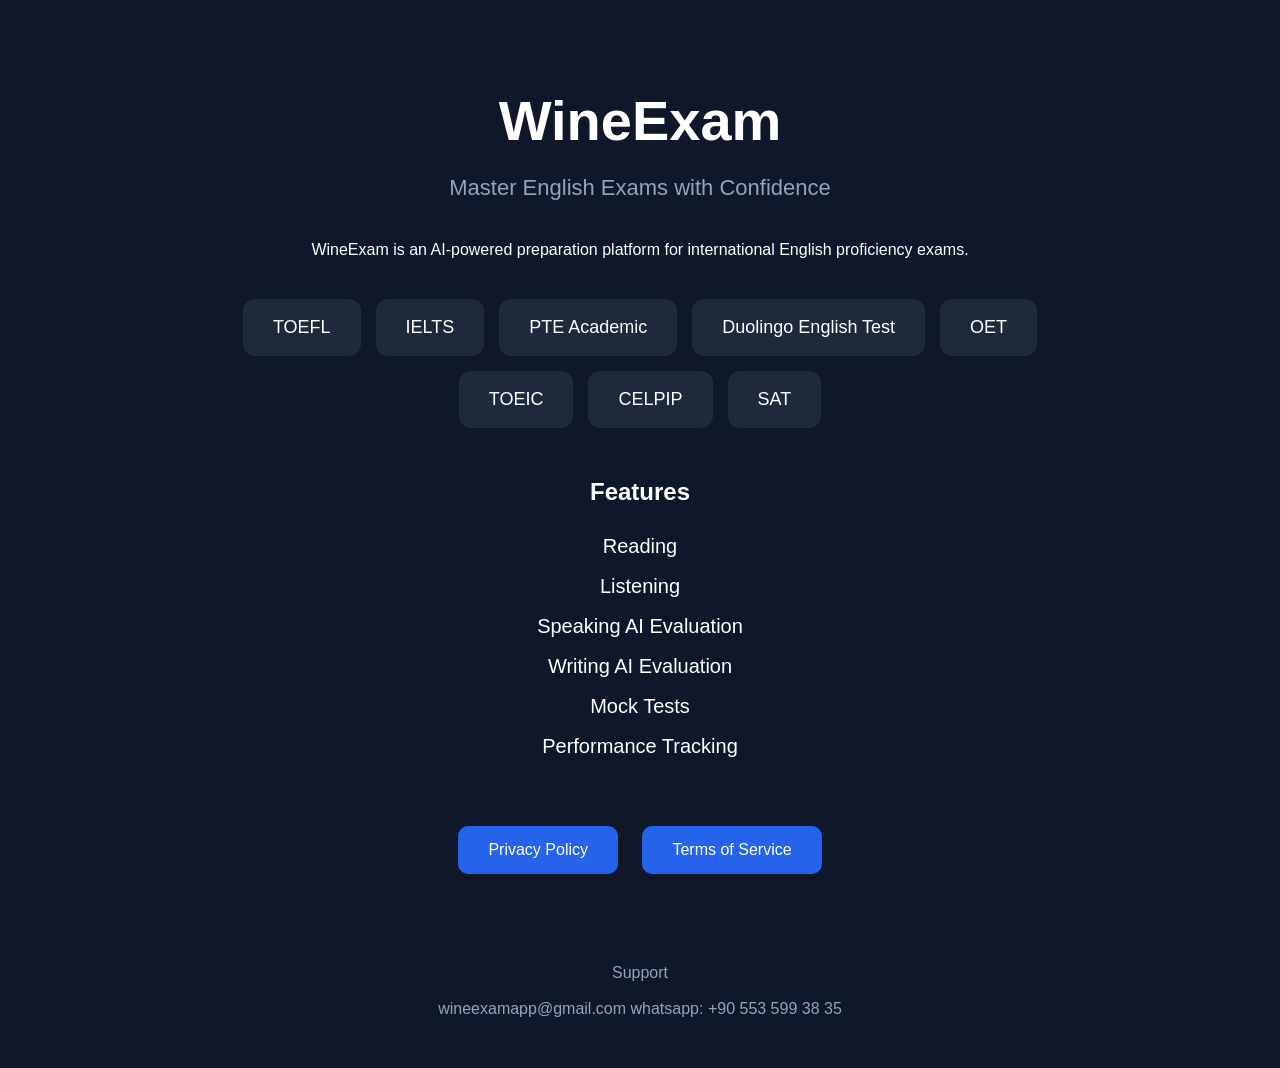
<file: index.html>
<!DOCTYPE html>
<html lang="en">

<head>

<meta charset="UTF-8">
<meta name="viewport" content="width=device-width, initial-scale=1.0">

<title>WineExam</title>

<link rel="stylesheet" href="style.css">

</head>

<body>

<div class="container">

<h1>WineExam</h1>

<p class="subtitle">
Master English Exams with Confidence
</p>

<p>

WineExam is an AI-powered preparation platform for international English proficiency exams.

</p>

<div class="cards">

<div class="card">TOEFL</div>

<div class="card">IELTS</div>

<div class="card">PTE Academic</div>

<div class="card">Duolingo English Test</div>

<div class="card">OET</div>

<div class="card">TOEIC</div>

<div class="card">CELPIP</div>

<div class="card">SAT</div>

</div>

<h2>Features</h2>

<ul>

<li>Reading</li>

<li>Listening</li>

<li>Speaking AI Evaluation</li>

<li>Writing AI Evaluation</li>

<li>Mock Tests</li>

<li>Performance Tracking</li>

</ul>

<div class="buttons">

<a href="privacy.html">Privacy Policy</a>

<a href="terms.html">Terms of Service</a>

</div>

<footer>

Support

<br><br>

wineexamapp@gmail.com
whatsapp: +90 553 599 38 35

</footer>

</div>

</body>

</html>
</file>
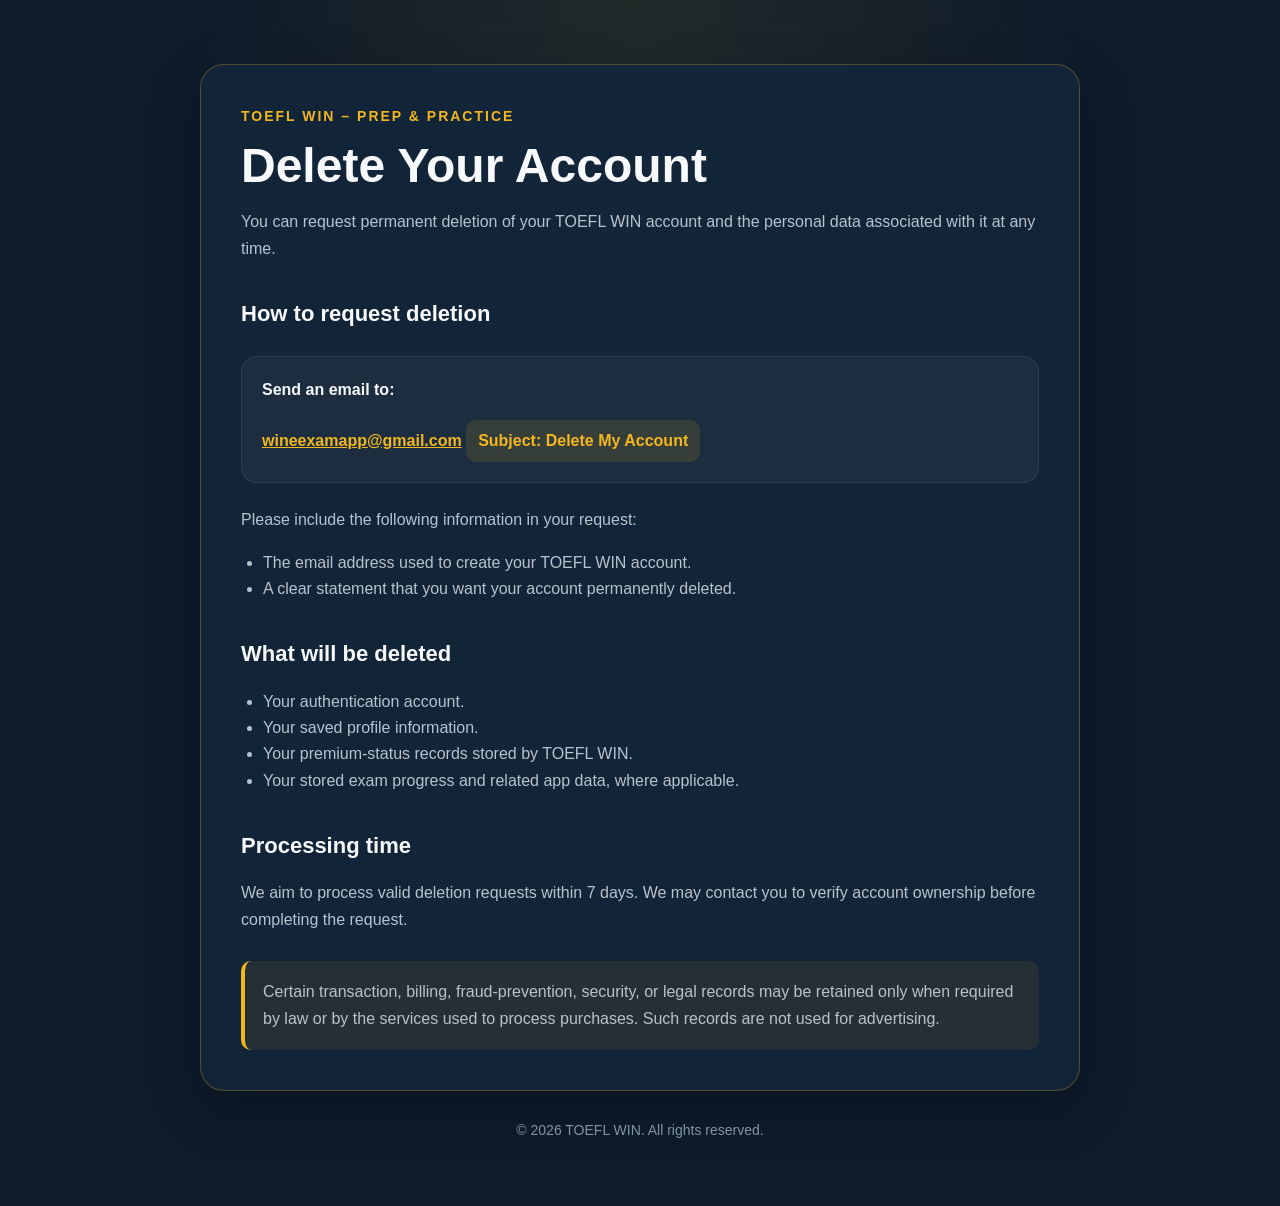
<file: delete-account.html>
<!DOCTYPE html>
<html lang="en">
<head>
  <meta charset="UTF-8" />
  <meta name="viewport" content="width=device-width, initial-scale=1.0" />
  <meta name="description" content="Request deletion of your TOEFL WIN account and associated data." />
  <title>Delete Account | TOEFL WIN</title>
  <style>
    :root { --bg:#0d1b2a; --panel:#13263a; --text:#f7f9fc; --muted:#b8c2cc; --gold:#f3b61f; --border:rgba(243,182,31,.28); }
    * { box-sizing:border-box; }
    body { margin:0; min-height:100vh; font-family:Arial,Helvetica,sans-serif; background:radial-gradient(circle at top,rgba(243,182,31,.09),transparent 34%),var(--bg); color:var(--text); line-height:1.65; }
    main { width:min(880px,calc(100% - 32px)); margin:0 auto; padding:64px 0; }
    .card { background:rgba(19,38,58,.96); border:1px solid var(--border); border-radius:24px; padding:40px; box-shadow:0 18px 50px rgba(0,0,0,.26); }
    .brand { color:var(--gold); font-size:14px; font-weight:800; letter-spacing:2px; text-transform:uppercase; margin-bottom:10px; }
    h1 { margin:0 0 16px; font-size:clamp(32px,5vw,48px); line-height:1.15; }
    h2 { margin-top:34px; margin-bottom:12px; font-size:22px; }
    p, li { color:var(--muted); }
    .email-box { margin:24px 0; padding:20px; border-radius:16px; background:rgba(255,255,255,.04); border:1px solid rgba(255,255,255,.08); }
    .email-box strong { color:var(--text); display:block; margin-bottom:6px; }
    a { color:var(--gold); font-weight:700; word-break:break-word; }
    .subject { display:inline-block; margin-top:10px; padding:8px 12px; border-radius:10px; background:rgba(243,182,31,.12); color:var(--gold); font-weight:700; }
    ul { padding-left:22px; }
    .notice { margin-top:28px; padding:18px; border-left:4px solid var(--gold); background:rgba(243,182,31,.08); border-radius:10px; color:var(--muted); }
    footer { margin-top:28px; text-align:center; color:#8493a1; font-size:14px; }
    @media (max-width:600px) { main{padding:24px 0;} .card{padding:26px 22px;border-radius:18px;} }
  </style>
</head>
<body>
  <main>
    <section class="card">
      <div class="brand">TOEFL WIN – Prep &amp; Practice</div>
      <h1>Delete Your Account</h1>
      <p>You can request permanent deletion of your TOEFL WIN account and the personal data associated with it at any time.</p>
      <h2>How to request deletion</h2>
      <div class="email-box">
        <strong>Send an email to:</strong>
        <a href="mailto:wineexamapp@gmail.com?subject=Delete%20My%20Account">wineexamapp@gmail.com</a>
        <div class="subject">Subject: Delete My Account</div>
      </div>
      <p>Please include the following information in your request:</p>
      <ul>
        <li>The email address used to create your TOEFL WIN account.</li>
        <li>A clear statement that you want your account permanently deleted.</li>
      </ul>
      <h2>What will be deleted</h2>
      <ul>
        <li>Your authentication account.</li>
        <li>Your saved profile information.</li>
        <li>Your premium-status records stored by TOEFL WIN.</li>
        <li>Your stored exam progress and related app data, where applicable.</li>
      </ul>
      <h2>Processing time</h2>
      <p>We aim to process valid deletion requests within 7 days. We may contact you to verify account ownership before completing the request.</p>
      <div class="notice">Certain transaction, billing, fraud-prevention, security, or legal records may be retained only when required by law or by the services used to process purchases. Such records are not used for advertising.</div>
    </section>
    <footer>© 2026 TOEFL WIN. All rights reserved.</footer>
  </main>
</body>
</html>
</file>
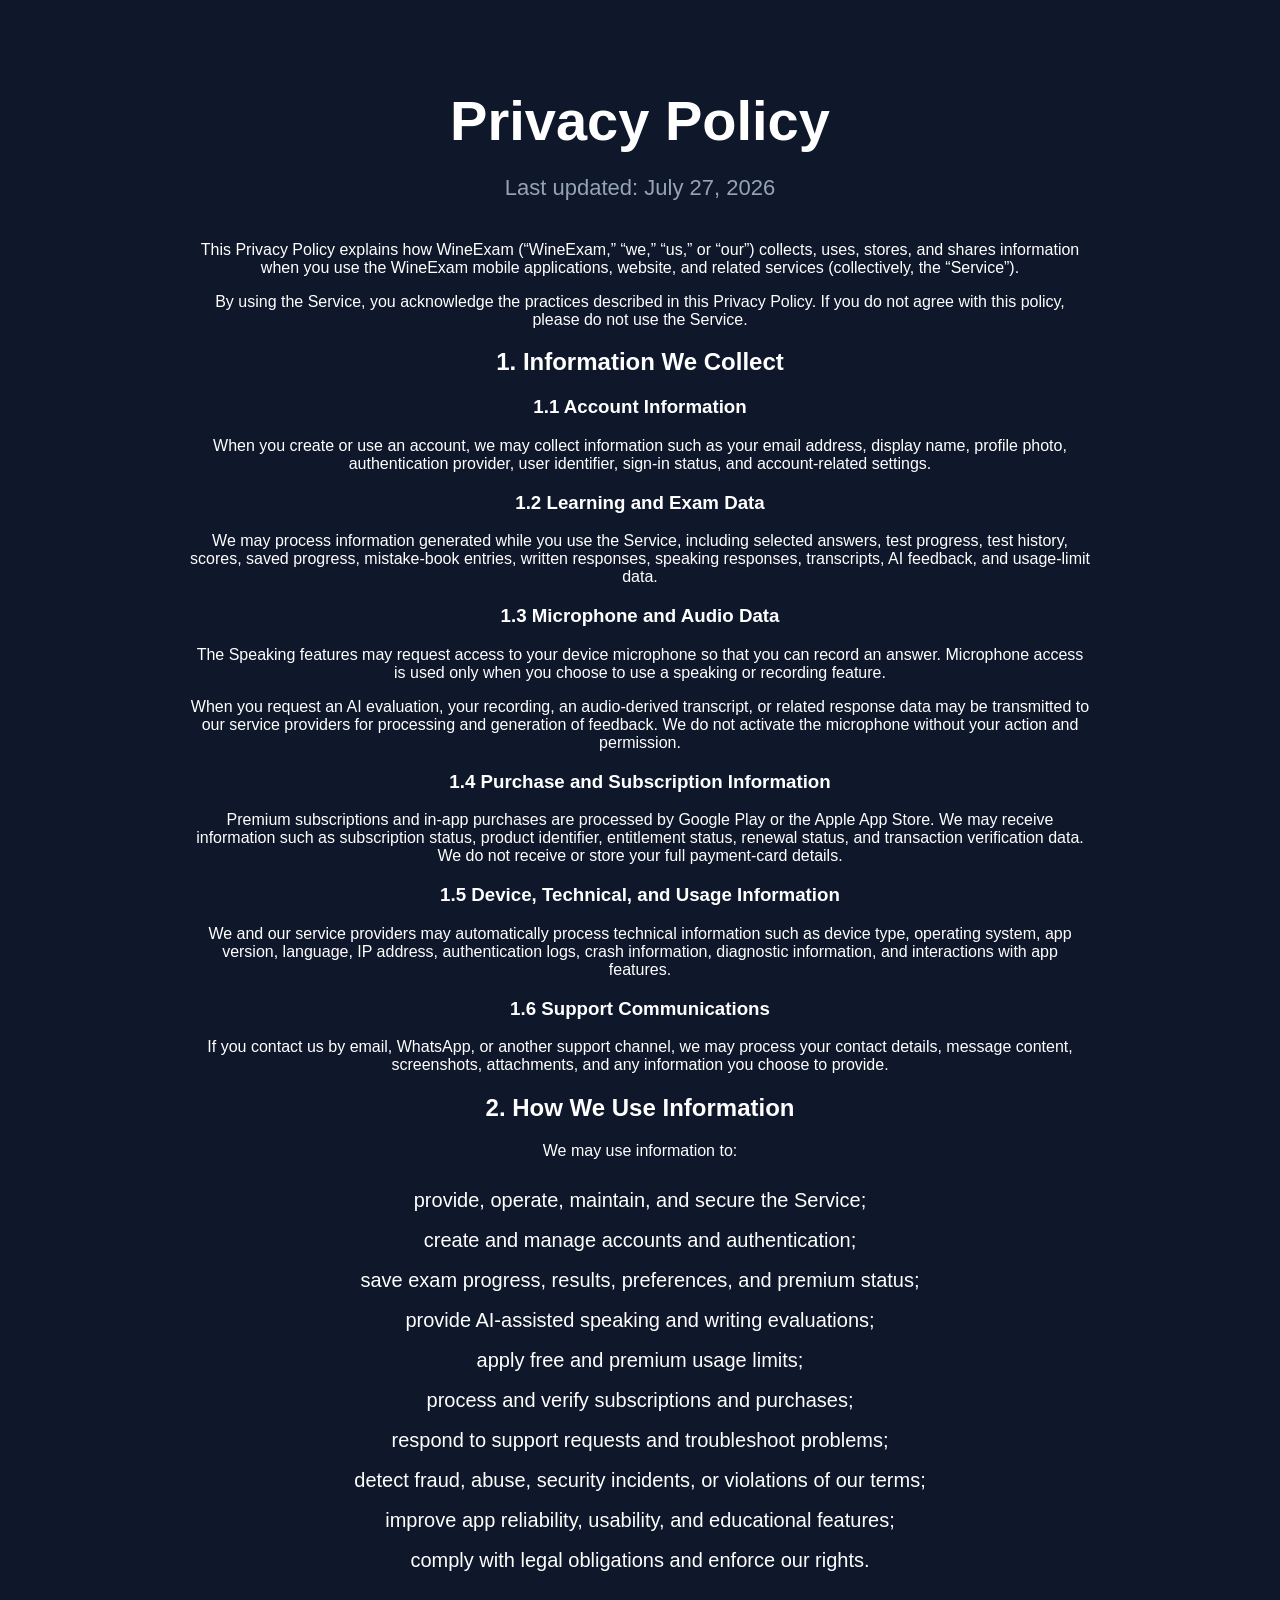
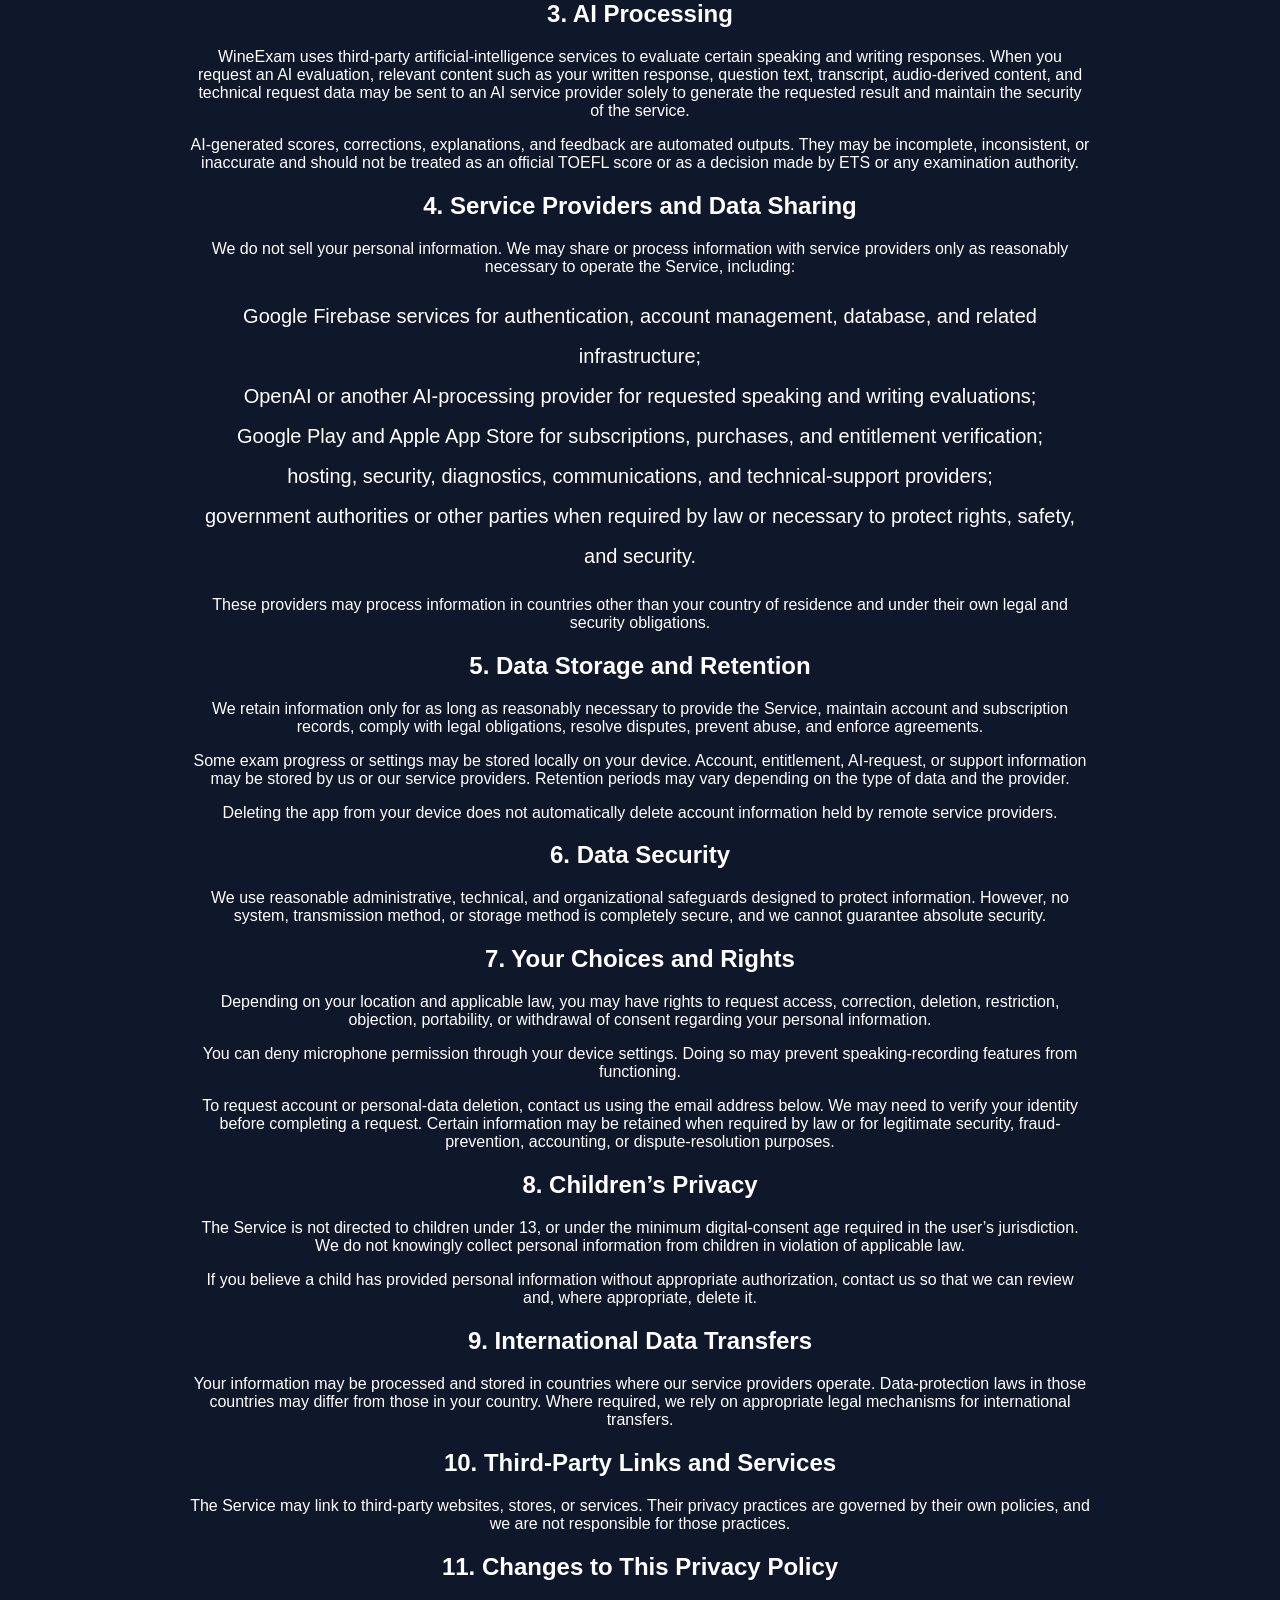
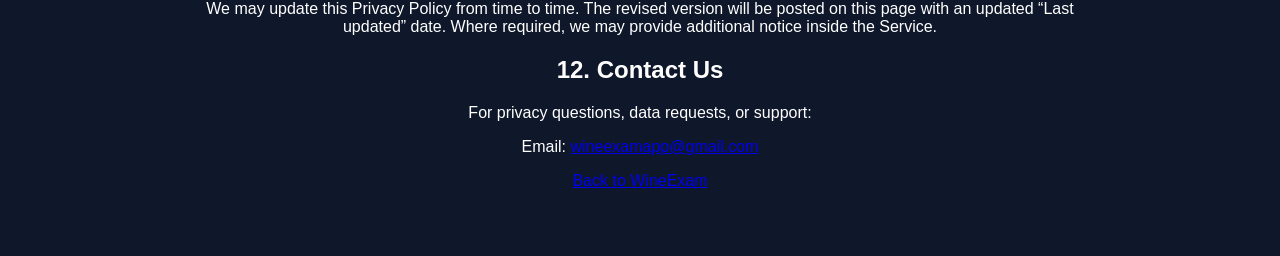
<file: privacy.html>
<!DOCTYPE html>
<html lang="en">
<head>
  <meta charset="UTF-8">
  <meta name="viewport" content="width=device-width, initial-scale=1.0">
  <meta name="description" content="WineExam Privacy Policy">
  <title>Privacy Policy | WineExam</title>
  <link rel="stylesheet" href="style.css">
</head>
<body>
  <main class="container">
    <h1>Privacy Policy</h1>
    <p class="subtitle">Last updated: July 27, 2026</p>

    <p>This Privacy Policy explains how WineExam (“WineExam,” “we,” “us,” or “our”) collects, uses, stores, and shares information when you use the WineExam mobile applications, website, and related services (collectively, the “Service”).</p>

    <p>By using the Service, you acknowledge the practices described in this Privacy Policy. If you do not agree with this policy, please do not use the Service.</p>

    <h2>1. Information We Collect</h2>

    <h3>1.1 Account Information</h3>
    <p>When you create or use an account, we may collect information such as your email address, display name, profile photo, authentication provider, user identifier, sign-in status, and account-related settings.</p>

    <h3>1.2 Learning and Exam Data</h3>
    <p>We may process information generated while you use the Service, including selected answers, test progress, test history, scores, saved progress, mistake-book entries, written responses, speaking responses, transcripts, AI feedback, and usage-limit data.</p>

    <h3>1.3 Microphone and Audio Data</h3>
    <p>The Speaking features may request access to your device microphone so that you can record an answer. Microphone access is used only when you choose to use a speaking or recording feature.</p>
    <p>When you request an AI evaluation, your recording, an audio-derived transcript, or related response data may be transmitted to our service providers for processing and generation of feedback. We do not activate the microphone without your action and permission.</p>

    <h3>1.4 Purchase and Subscription Information</h3>
    <p>Premium subscriptions and in-app purchases are processed by Google Play or the Apple App Store. We may receive information such as subscription status, product identifier, entitlement status, renewal status, and transaction verification data. We do not receive or store your full payment-card details.</p>

    <h3>1.5 Device, Technical, and Usage Information</h3>
    <p>We and our service providers may automatically process technical information such as device type, operating system, app version, language, IP address, authentication logs, crash information, diagnostic information, and interactions with app features.</p>

    <h3>1.6 Support Communications</h3>
    <p>If you contact us by email, WhatsApp, or another support channel, we may process your contact details, message content, screenshots, attachments, and any information you choose to provide.</p>

    <h2>2. How We Use Information</h2>
    <p>We may use information to:</p>
    <ul>
      <li>provide, operate, maintain, and secure the Service;</li>
      <li>create and manage accounts and authentication;</li>
      <li>save exam progress, results, preferences, and premium status;</li>
      <li>provide AI-assisted speaking and writing evaluations;</li>
      <li>apply free and premium usage limits;</li>
      <li>process and verify subscriptions and purchases;</li>
      <li>respond to support requests and troubleshoot problems;</li>
      <li>detect fraud, abuse, security incidents, or violations of our terms;</li>
      <li>improve app reliability, usability, and educational features;</li>
      <li>comply with legal obligations and enforce our rights.</li>
    </ul>

    <h2>3. AI Processing</h2>
    <p>WineExam uses third-party artificial-intelligence services to evaluate certain speaking and writing responses. When you request an AI evaluation, relevant content such as your written response, question text, transcript, audio-derived content, and technical request data may be sent to an AI service provider solely to generate the requested result and maintain the security of the service.</p>
    <p>AI-generated scores, corrections, explanations, and feedback are automated outputs. They may be incomplete, inconsistent, or inaccurate and should not be treated as an official TOEFL score or as a decision made by ETS or any examination authority.</p>

    <h2>4. Service Providers and Data Sharing</h2>
    <p>We do not sell your personal information. We may share or process information with service providers only as reasonably necessary to operate the Service, including:</p>
    <ul>
      <li>Google Firebase services for authentication, account management, database, and related infrastructure;</li>
      <li>OpenAI or another AI-processing provider for requested speaking and writing evaluations;</li>
      <li>Google Play and Apple App Store for subscriptions, purchases, and entitlement verification;</li>
      <li>hosting, security, diagnostics, communications, and technical-support providers;</li>
      <li>government authorities or other parties when required by law or necessary to protect rights, safety, and security.</li>
    </ul>
    <p>These providers may process information in countries other than your country of residence and under their own legal and security obligations.</p>

    <h2>5. Data Storage and Retention</h2>
    <p>We retain information only for as long as reasonably necessary to provide the Service, maintain account and subscription records, comply with legal obligations, resolve disputes, prevent abuse, and enforce agreements.</p>
    <p>Some exam progress or settings may be stored locally on your device. Account, entitlement, AI-request, or support information may be stored by us or our service providers. Retention periods may vary depending on the type of data and the provider.</p>
    <p>Deleting the app from your device does not automatically delete account information held by remote service providers.</p>

    <h2>6. Data Security</h2>
    <p>We use reasonable administrative, technical, and organizational safeguards designed to protect information. However, no system, transmission method, or storage method is completely secure, and we cannot guarantee absolute security.</p>

    <h2>7. Your Choices and Rights</h2>
    <p>Depending on your location and applicable law, you may have rights to request access, correction, deletion, restriction, objection, portability, or withdrawal of consent regarding your personal information.</p>
    <p>You can deny microphone permission through your device settings. Doing so may prevent speaking-recording features from functioning.</p>
    <p>To request account or personal-data deletion, contact us using the email address below. We may need to verify your identity before completing a request. Certain information may be retained when required by law or for legitimate security, fraud-prevention, accounting, or dispute-resolution purposes.</p>

    <h2>8. Children’s Privacy</h2>
    <p>The Service is not directed to children under 13, or under the minimum digital-consent age required in the user’s jurisdiction. We do not knowingly collect personal information from children in violation of applicable law.</p>
    <p>If you believe a child has provided personal information without appropriate authorization, contact us so that we can review and, where appropriate, delete it.</p>

    <h2>9. International Data Transfers</h2>
    <p>Your information may be processed and stored in countries where our service providers operate. Data-protection laws in those countries may differ from those in your country. Where required, we rely on appropriate legal mechanisms for international transfers.</p>

    <h2>10. Third-Party Links and Services</h2>
    <p>The Service may link to third-party websites, stores, or services. Their privacy practices are governed by their own policies, and we are not responsible for those practices.</p>

    <h2>11. Changes to This Privacy Policy</h2>
    <p>We may update this Privacy Policy from time to time. The revised version will be posted on this page with an updated “Last updated” date. Where required, we may provide additional notice inside the Service.</p>

    <h2>12. Contact Us</h2>
    <p>For privacy questions, data requests, or support:</p>
    <p>Email: <a href="mailto:wineexamapp@gmail.com">wineexamapp@gmail.com</a></p>

    <p><a href="index.html">Back to WineExam</a></p>
  </main>
</body>
</html>
</file>
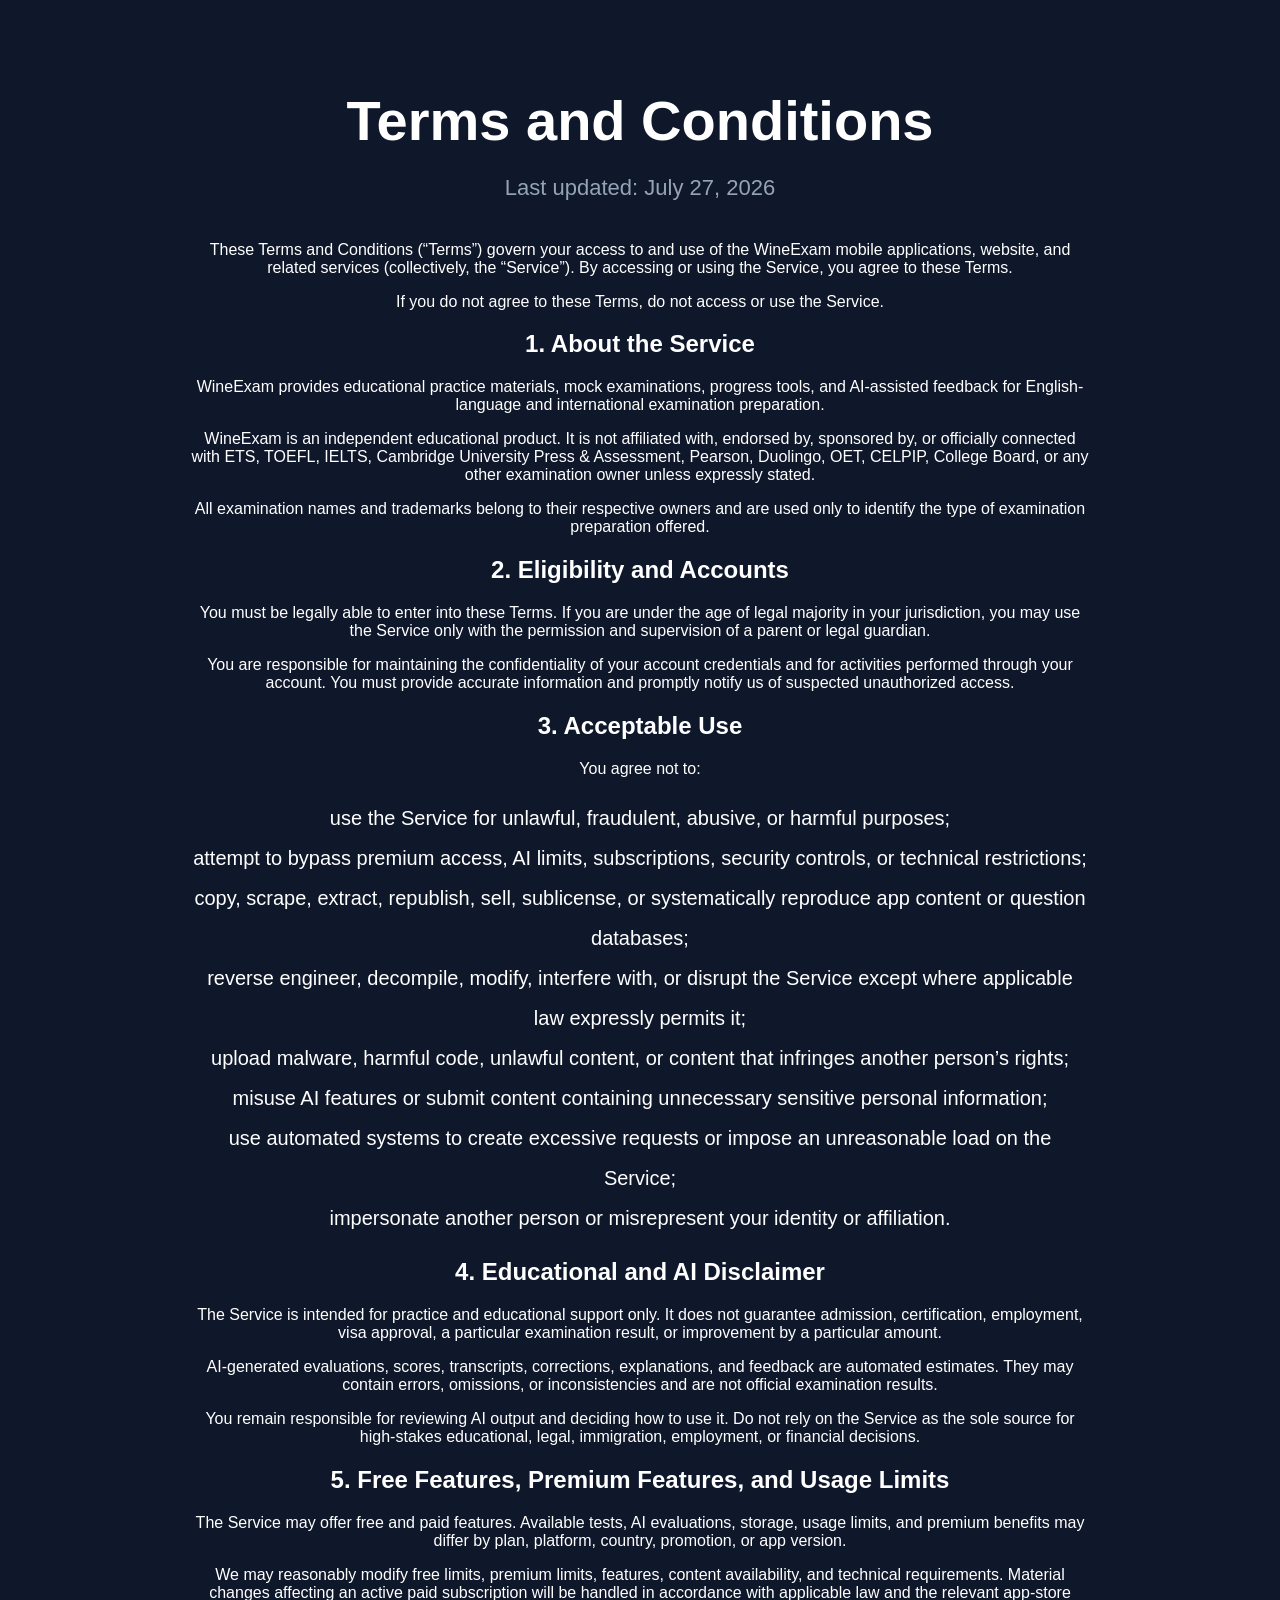
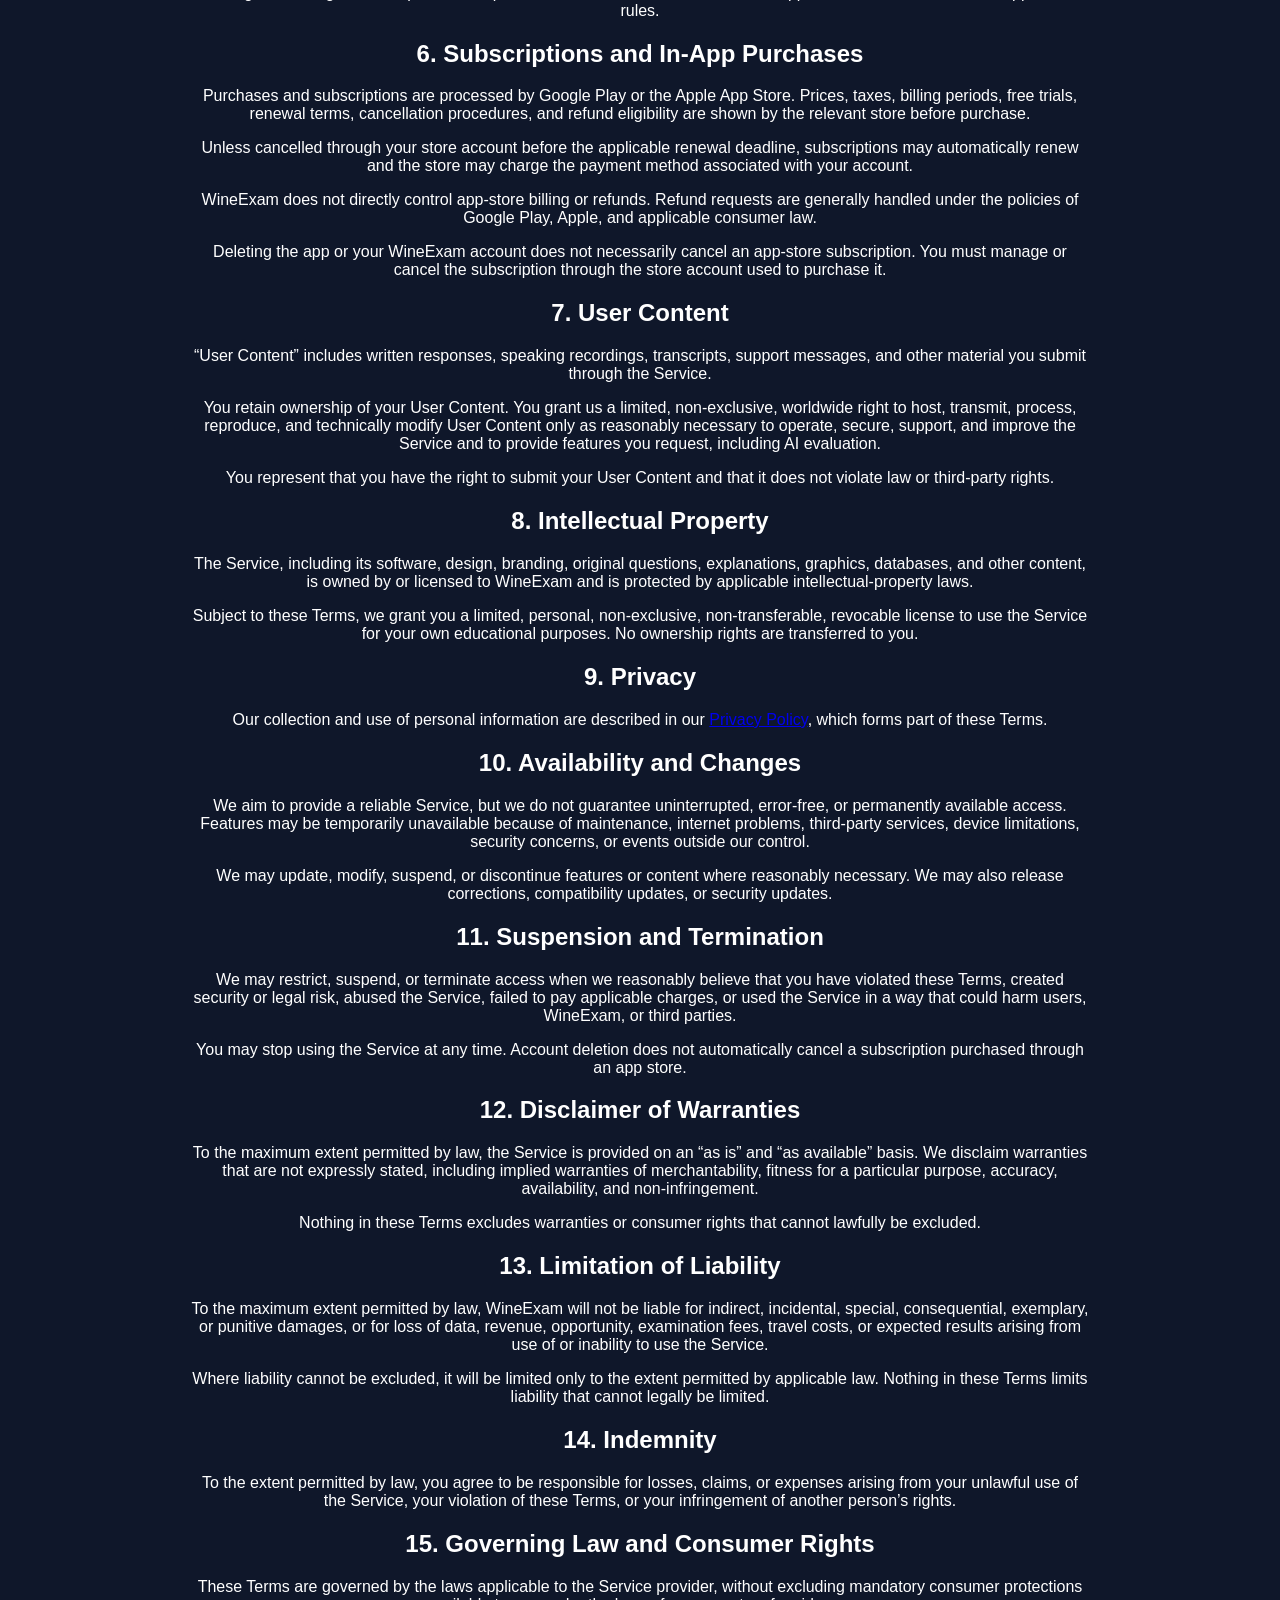
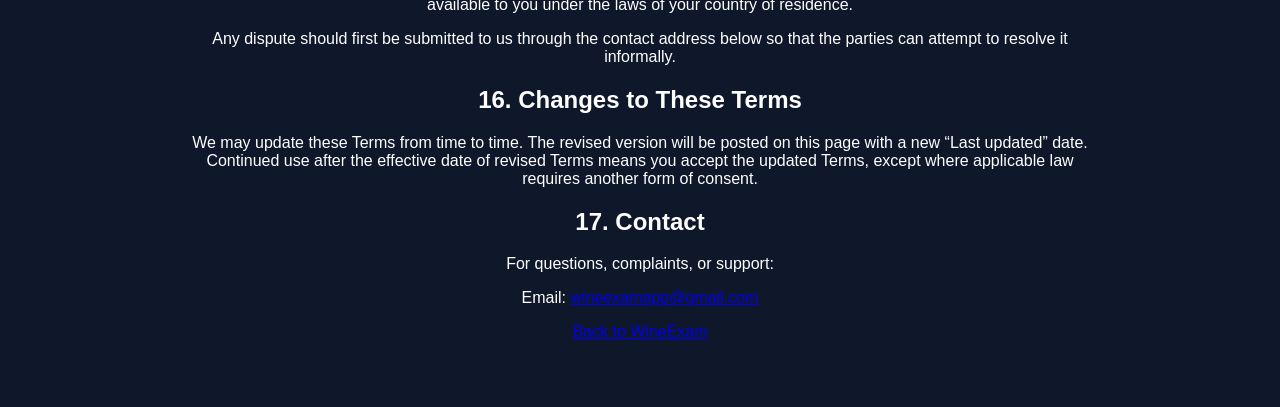
<file: terms.html>
<!DOCTYPE html>
<html lang="en">
<head>
  <meta charset="UTF-8">
  <meta name="viewport" content="width=device-width, initial-scale=1.0">
  <meta name="description" content="WineExam Terms and Conditions">
  <title>Terms and Conditions | WineExam</title>
  <link rel="stylesheet" href="style.css">
</head>
<body>
  <main class="container">
    <h1>Terms and Conditions</h1>
    <p class="subtitle">Last updated: July 27, 2026</p>

    <p>These Terms and Conditions (“Terms”) govern your access to and use of the WineExam mobile applications, website, and related services (collectively, the “Service”). By accessing or using the Service, you agree to these Terms.</p>
    <p>If you do not agree to these Terms, do not access or use the Service.</p>

    <h2>1. About the Service</h2>
    <p>WineExam provides educational practice materials, mock examinations, progress tools, and AI-assisted feedback for English-language and international examination preparation.</p>
    <p>WineExam is an independent educational product. It is not affiliated with, endorsed by, sponsored by, or officially connected with ETS, TOEFL, IELTS, Cambridge University Press &amp; Assessment, Pearson, Duolingo, OET, CELPIP, College Board, or any other examination owner unless expressly stated.</p>
    <p>All examination names and trademarks belong to their respective owners and are used only to identify the type of examination preparation offered.</p>

    <h2>2. Eligibility and Accounts</h2>
    <p>You must be legally able to enter into these Terms. If you are under the age of legal majority in your jurisdiction, you may use the Service only with the permission and supervision of a parent or legal guardian.</p>
    <p>You are responsible for maintaining the confidentiality of your account credentials and for activities performed through your account. You must provide accurate information and promptly notify us of suspected unauthorized access.</p>

    <h2>3. Acceptable Use</h2>
    <p>You agree not to:</p>
    <ul>
      <li>use the Service for unlawful, fraudulent, abusive, or harmful purposes;</li>
      <li>attempt to bypass premium access, AI limits, subscriptions, security controls, or technical restrictions;</li>
      <li>copy, scrape, extract, republish, sell, sublicense, or systematically reproduce app content or question databases;</li>
      <li>reverse engineer, decompile, modify, interfere with, or disrupt the Service except where applicable law expressly permits it;</li>
      <li>upload malware, harmful code, unlawful content, or content that infringes another person’s rights;</li>
      <li>misuse AI features or submit content containing unnecessary sensitive personal information;</li>
      <li>use automated systems to create excessive requests or impose an unreasonable load on the Service;</li>
      <li>impersonate another person or misrepresent your identity or affiliation.</li>
    </ul>

    <h2>4. Educational and AI Disclaimer</h2>
    <p>The Service is intended for practice and educational support only. It does not guarantee admission, certification, employment, visa approval, a particular examination result, or improvement by a particular amount.</p>
    <p>AI-generated evaluations, scores, transcripts, corrections, explanations, and feedback are automated estimates. They may contain errors, omissions, or inconsistencies and are not official examination results.</p>
    <p>You remain responsible for reviewing AI output and deciding how to use it. Do not rely on the Service as the sole source for high-stakes educational, legal, immigration, employment, or financial decisions.</p>

    <h2>5. Free Features, Premium Features, and Usage Limits</h2>
    <p>The Service may offer free and paid features. Available tests, AI evaluations, storage, usage limits, and premium benefits may differ by plan, platform, country, promotion, or app version.</p>
    <p>We may reasonably modify free limits, premium limits, features, content availability, and technical requirements. Material changes affecting an active paid subscription will be handled in accordance with applicable law and the relevant app-store rules.</p>

    <h2>6. Subscriptions and In-App Purchases</h2>
    <p>Purchases and subscriptions are processed by Google Play or the Apple App Store. Prices, taxes, billing periods, free trials, renewal terms, cancellation procedures, and refund eligibility are shown by the relevant store before purchase.</p>
    <p>Unless cancelled through your store account before the applicable renewal deadline, subscriptions may automatically renew and the store may charge the payment method associated with your account.</p>
    <p>WineExam does not directly control app-store billing or refunds. Refund requests are generally handled under the policies of Google Play, Apple, and applicable consumer law.</p>
    <p>Deleting the app or your WineExam account does not necessarily cancel an app-store subscription. You must manage or cancel the subscription through the store account used to purchase it.</p>

    <h2>7. User Content</h2>
    <p>“User Content” includes written responses, speaking recordings, transcripts, support messages, and other material you submit through the Service.</p>
    <p>You retain ownership of your User Content. You grant us a limited, non-exclusive, worldwide right to host, transmit, process, reproduce, and technically modify User Content only as reasonably necessary to operate, secure, support, and improve the Service and to provide features you request, including AI evaluation.</p>
    <p>You represent that you have the right to submit your User Content and that it does not violate law or third-party rights.</p>

    <h2>8. Intellectual Property</h2>
    <p>The Service, including its software, design, branding, original questions, explanations, graphics, databases, and other content, is owned by or licensed to WineExam and is protected by applicable intellectual-property laws.</p>
    <p>Subject to these Terms, we grant you a limited, personal, non-exclusive, non-transferable, revocable license to use the Service for your own educational purposes. No ownership rights are transferred to you.</p>

    <h2>9. Privacy</h2>
    <p>Our collection and use of personal information are described in our <a href="privacy.html">Privacy Policy</a>, which forms part of these Terms.</p>

    <h2>10. Availability and Changes</h2>
    <p>We aim to provide a reliable Service, but we do not guarantee uninterrupted, error-free, or permanently available access. Features may be temporarily unavailable because of maintenance, internet problems, third-party services, device limitations, security concerns, or events outside our control.</p>
    <p>We may update, modify, suspend, or discontinue features or content where reasonably necessary. We may also release corrections, compatibility updates, or security updates.</p>

    <h2>11. Suspension and Termination</h2>
    <p>We may restrict, suspend, or terminate access when we reasonably believe that you have violated these Terms, created security or legal risk, abused the Service, failed to pay applicable charges, or used the Service in a way that could harm users, WineExam, or third parties.</p>
    <p>You may stop using the Service at any time. Account deletion does not automatically cancel a subscription purchased through an app store.</p>

    <h2>12. Disclaimer of Warranties</h2>
    <p>To the maximum extent permitted by law, the Service is provided on an “as is” and “as available” basis. We disclaim warranties that are not expressly stated, including implied warranties of merchantability, fitness for a particular purpose, accuracy, availability, and non-infringement.</p>
    <p>Nothing in these Terms excludes warranties or consumer rights that cannot lawfully be excluded.</p>

    <h2>13. Limitation of Liability</h2>
    <p>To the maximum extent permitted by law, WineExam will not be liable for indirect, incidental, special, consequential, exemplary, or punitive damages, or for loss of data, revenue, opportunity, examination fees, travel costs, or expected results arising from use of or inability to use the Service.</p>
    <p>Where liability cannot be excluded, it will be limited only to the extent permitted by applicable law. Nothing in these Terms limits liability that cannot legally be limited.</p>

    <h2>14. Indemnity</h2>
    <p>To the extent permitted by law, you agree to be responsible for losses, claims, or expenses arising from your unlawful use of the Service, your violation of these Terms, or your infringement of another person’s rights.</p>

    <h2>15. Governing Law and Consumer Rights</h2>
    <p>These Terms are governed by the laws applicable to the Service provider, without excluding mandatory consumer protections available to you under the laws of your country of residence.</p>
    <p>Any dispute should first be submitted to us through the contact address below so that the parties can attempt to resolve it informally.</p>

    <h2>16. Changes to These Terms</h2>
    <p>We may update these Terms from time to time. The revised version will be posted on this page with a new “Last updated” date. Continued use after the effective date of revised Terms means you accept the updated Terms, except where applicable law requires another form of consent.</p>

    <h2>17. Contact</h2>
    <p>For questions, complaints, or support:</p>
    <p>Email: <a href="mailto:wineexamapp@gmail.com">wineexamapp@gmail.com</a></p>

    <p><a href="index.html">Back to WineExam</a></p>
  </main>
</body>
</html>
</file>
<file: style.css>
body{

background:#0f172a;

color:white;

font-family:Arial,sans-serif;

margin:0;

}

.container{

max-width:900px;

margin:auto;

padding:50px;

text-align:center;

}

h1{

font-size:56px;

margin-bottom:10px;

}

.subtitle{

font-size:22px;

color:#94a3b8;

margin-bottom:40px;

}

.cards{

display:flex;

flex-wrap:wrap;

justify-content:center;

gap:15px;

margin-top:40px;

margin-bottom:50px;

}

.card{

background:#1e293b;

padding:18px 30px;

border-radius:12px;

font-size:18px;

}

ul{

list-style:none;

padding:0;

font-size:20px;

line-height:2;

}

.buttons{

margin-top:50px;

}

.buttons a{

background:#2563eb;

padding:15px 30px;

border-radius:10px;

text-decoration:none;

color:white;

margin:10px;

display:inline-block;

}

footer{

margin-top:80px;

color:#94a3b8;

}
</file>
